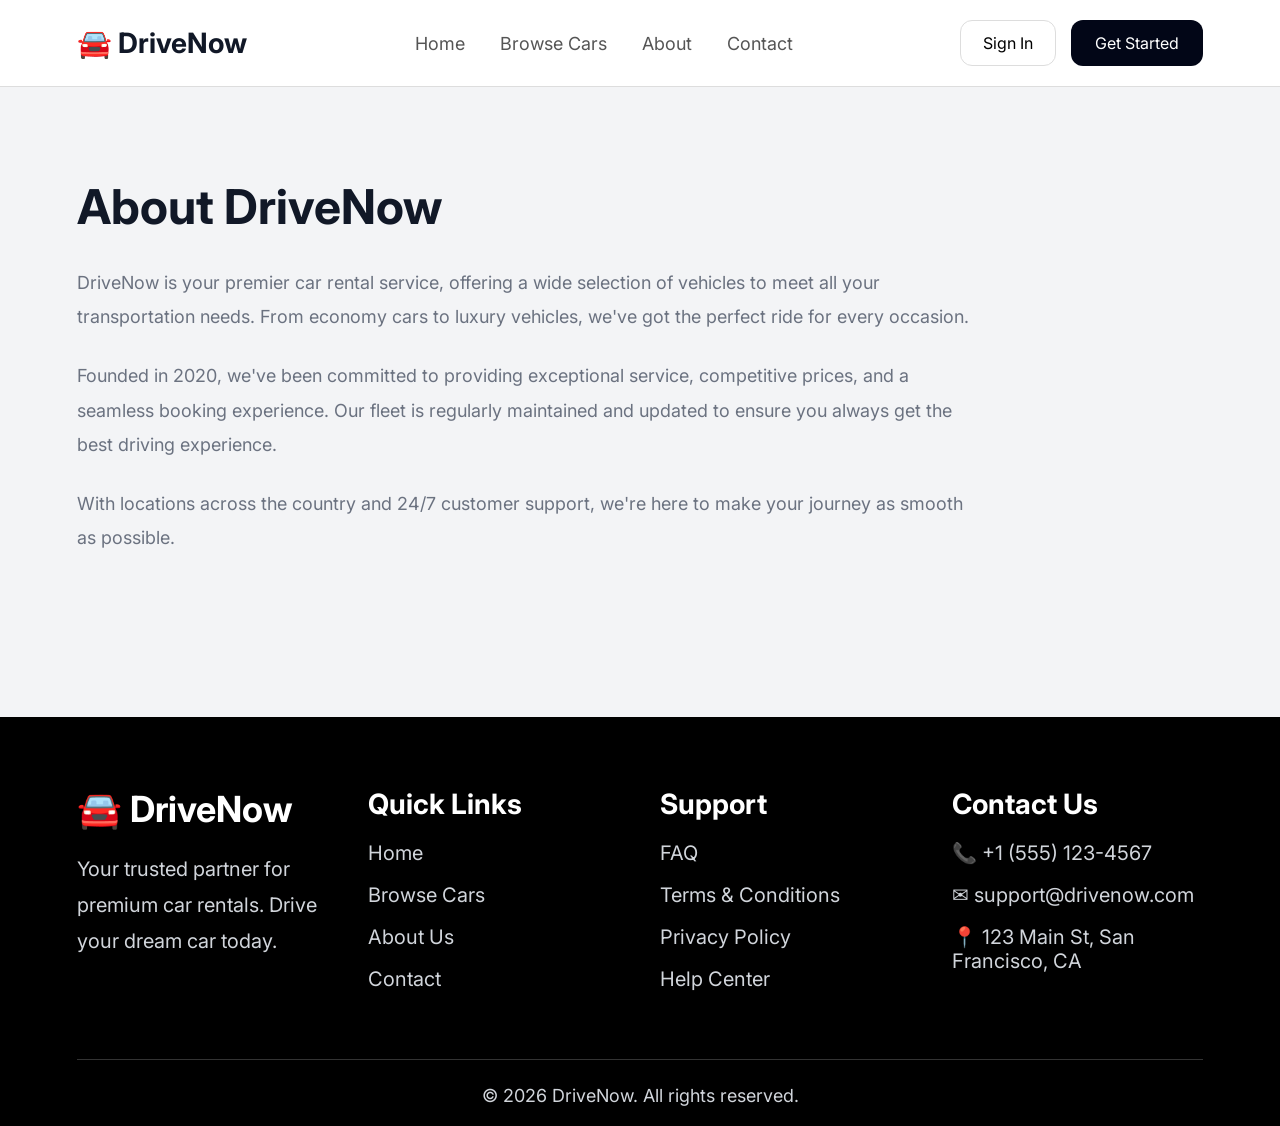
<file: about.html>
<!DOCTYPE html>
<html lang="en">

<head>
  <meta charset="UTF-8">
  <meta name="viewport" content="width=device-width, initial-scale=1.0">

  <title>About DriveNow</title>

  <link rel="stylesheet" href="about.css">

  <link rel="preconnect" href="https://fonts.googleapis.com">
  <link rel="preconnect" href="https://fonts.gstatic.com" crossorigin>

  <link href="https://fonts.googleapis.com/css2?family=Inter:wght@300;400;500;600;700&display=swap"
    rel="stylesheet">
</head>

<body>

  <!-- NAVBAR -->

  <header class="navbar">

    <div class="logo">
      🚘 DriveNow
    </div>

    <nav>
      <ul class="nav-links">

        <li><a href="index.html">Home</a></li>

        <li><a href="browsecars.html">Browse Cars</a></li>

        <li><a href="about.html">About</a></li>

        <li><a href="contact.html">Contact</a></li>

      </ul>
    </nav>

    <div class="nav-buttons">

      <a href="signin.html">
        <button class="light-btn">
          Sign In
        </button>
      </a>

      <button class="dark-btn">
        Get Started
      </button>

    </div>

  </header>


  <!-- ABOUT SECTION -->

  <section class="about-section">

    <div class="about-content">

      <h1>
        About DriveNow
      </h1>

      <p>
        DriveNow is your premier car rental service, offering a wide selection
        of vehicles to meet all your transportation needs. From economy cars
        to luxury vehicles, we've got the perfect ride for every occasion.
      </p>

      <p>
        Founded in 2020, we've been committed to providing exceptional service,
        competitive prices, and a seamless booking experience. Our fleet is
        regularly maintained and updated to ensure you always get the best
        driving experience.
      </p>

      <p>
        With locations across the country and 24/7 customer support, we're here
        to make your journey as smooth as possible.
      </p>

    </div>

  </section>


  <!-- FOOTER -->

  <footer class="footer">

    <div class="footer-container">

      <div class="footer-box">

        <h2 class="footer-logo">
          🚘 DriveNow
        </h2>

        <p>
          Your trusted partner for premium car rentals.
          Drive your dream car today.
        </p>

      </div>


      <div class="footer-box">

        <h3>
          Quick Links
        </h3>

        <ul>

          <li><a href="index.html">Home</a></li>

          <li><a href="browsecars.html">Browse Cars</a></li>

          <li><a href="about.html">About Us</a></li>

          <li><a href="contact.html">Contact</a></li>

        </ul>

      </div>


      <div class="footer-box">

        <h3>
          Support
        </h3>

        <ul>

          <li><a href="#">FAQ</a></li>

          <li><a href="#">Terms & Conditions</a></li>

          <li><a href="#">Privacy Policy</a></li>

          <li><a href="#">Help Center</a></li>

        </ul>

      </div>


      <div class="footer-box">

        <h3>
          Contact Us
        </h3>

        <ul>

          <li>📞 +1 (555) 123-4567</li>

          <li>✉ support@drivenow.com</li>

          <li>📍 123 Main St, San Francisco, CA</li>

        </ul>

      </div>

    </div>


    <div class="footer-bottom">

      <p>
        © 2026 DriveNow. All rights reserved.
      </p>

    </div>

  </footer>

</body>

</html>
</file>
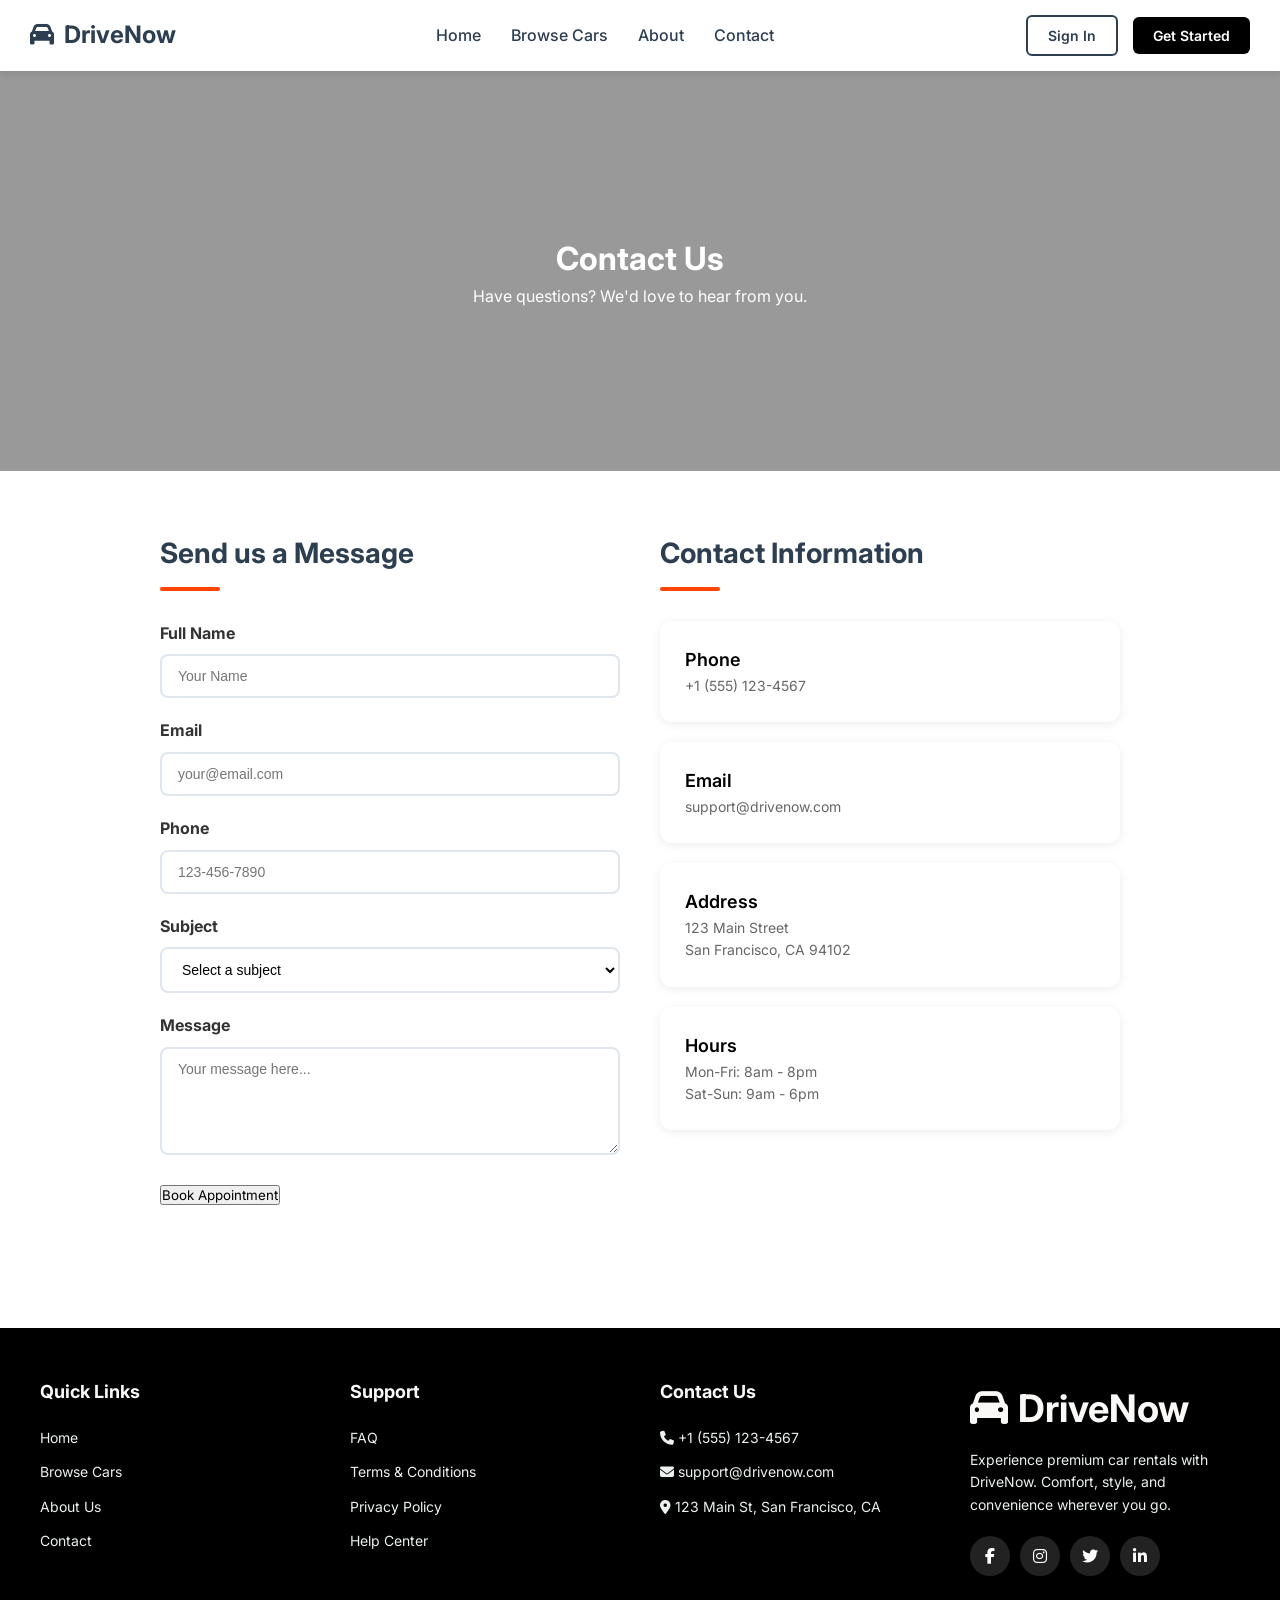
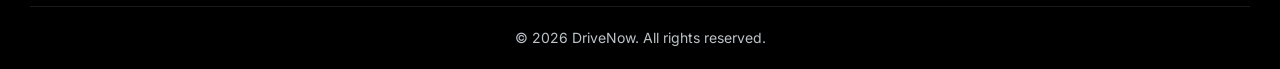
<file: contact.html>
<!DOCTYPE html>
<html lang="en">
<head>
    <meta charset="UTF-8">
    <meta name="viewport" content="width=device-width, initial-scale=1.0">
    <title>Contact Us - DriveNow</title>
    <link rel="stylesheet" href="https://cdnjs.cloudflare.com/ajax/libs/font-awesome/6.5.0/css/all.min.css">
    <link rel="stylesheet" href="contact.css">
     <link rel="preconnect" href="https://fonts.googleapis.com">
  <link rel="preconnect" href="https://fonts.gstatic.com" crossorigin>

  <link href="https://fonts.googleapis.com/css2?family=Inter:wght@300;400;500;600;700&display=swap" rel="stylesheet">
</head>
</head>
<body>

<!-- NAVBAR -->

  <header class="navbar">

    <div class="logo">
     <i class="fa-solid fa-car"></i>DriveNow
    </div>

    <nav>

      <ul class="nav-links">

        <li><a href="./index.html">Home</a></li>

        <li><a href="./browsecars.html">Browse Cars</a></li>

        <li><a href="./about.html">About</a></li>

        <li><a href="contact.html">Contact</a></li>

      </ul>

    </nav>

    <div class="nav-buttons">

      <button class="sign-btn">
        Sign In
      </button>

      <button class="get-started-btn">
        Get Started
      </button>

    </div>

    <div class="menu-toggle" id="menuToggle">
      ☰
    </div>

  </header>

    <!-- Hero Section -->
    <div class="hero">
      <div class="hero-content">
        <h1>Contact Us</h1>
        <p>Have questions? We'd love to hear from you.</p>
     </div>
   </div>

    <!-- Main Content -->
    <div class="container">
        <div class="content-wrapper">
            <!-- Contact Form -->
            <div class="form-section">
                <h2>Send us a Message</h2>
                <form id="contactForm">
                    <div class="form-group">
                        <label for="name">Full Name</label>
                        <input type="text" id="name" name="name" placeholder="Your Name" required>
                    </div>

                    <div class="form-group">
                        <label for="email">Email</label>
                        <input type="email" id="email" name="email" placeholder="your@email.com" required>
                    </div>

                    <div class="form-group">
                        <label for="phone">Phone</label>
                        <input type="tel" id="phone" name="phone" placeholder="123-456-7890">
                    </div>

                    <div class="form-group">
                        <label for="subject">Subject</label>
                        <select id="subject" name="subject" required>
                            <option value="">Select a subject</option>
                            <option value="general">General Question</option>
                            <option value="rental">Rental Question</option>
                            <option value="support">Technical Support</option>
                            <option value="feedback">Feedback</option>
                        </select>
                    </div>

                    <div class="form-group">
                        <label for="message">Message</label>
                        <textarea id="message" name="message" placeholder="Your message here..." rows="5" required></textarea>
                    </div>

                    <button onclick="book()">Book Appointment</button>
                     <p id="status"></p>
                      </section>
                </form>
            </div>

            <!-- Contact Information -->
            <div class="info-section">
                <h2>Contact Information</h2>
                
                <div class="info-box">
                    <h3>Phone</h3>
                    <p>+1 (555) 123-4567</p>
                </div>

                <div class="info-box">
                    <h3>Email</h3>
                    <p>support@drivenow.com</p>
                </div>

                <div class="info-box">
                    <h3>Address</h3>
                    <p>123 Main Street<br>San Francisco, CA 94102</p>
                </div>

                <div class="info-box">
                    <h3>Hours</h3>
                    <p>Mon-Fri: 8am - 8pm<br>Sat-Sun: 9am - 6pm</p>
                </div>
            </div>
        </div>
    </div>

      <!-- FOOTER -->

  <footer class="footer">

    <div class="footer-container">

      <div class="footer-section">

        <h3>
          Quick Links
        </h3>

        <ul>

          <li><a href="#">Home</a></li>

          <li><a href="#">Browse Cars</a></li>

          <li><a href="#">About Us</a></li>

          <li><a href="Contact.html">Contact</a></li>

        </ul>

      </div>


      <div class="footer-section">

        <h3>
          Support
        </h3>

        <ul>

          <li><a href="#">FAQ</a></li>

          <li><a href="#">Terms & Conditions</a></li>

          <li><a href="#">Privacy Policy</a></li>

          <li><a href="#">Help Center</a></li>

        </ul>

      </div>


      <div class="footer-section">

        <h3>
          Contact Us
        </h3>

        <ul>
          <li><i class="fa-solid fa-phone"></i> +1 (555) 123-4567</li>

          <li><i class="fa-solid fa-envelope"></i> support@drivenow.com</li>

          <li><i class="fa-solid fa-location-dot"></i> 123 Main St, San Francisco, CA</li>
       </ul>

      </div>

    <div class="footer-section">

       <h2 class="footer-logo"><i class="fa-solid fa-car"></i>DriveNow</h2>

       <p class="footer-desc">
        Experience premium car rentals with DriveNow. Comfort, style, and convenience wherever you go.
       </p>

      <div class="social-icons">
        <a href="#"><i class="fa-brands fa-facebook-f"></i></a>
        <a href="#"><i class="fa-brands fa-instagram"></i></a>
        <a href="#"><i class="fa-brands fa-twitter"></i></a>
        <a href="#"><i class="fa-brands fa-linkedin-in"></i></a>
    </div>

   </div>

    </div>



    <div class="footer-bottom">

      <p>
        © 2026 DriveNow. All rights reserved.
      </p>

    </div>

  </footer>

    <script src="contact.js"></script>
</body>
</file>
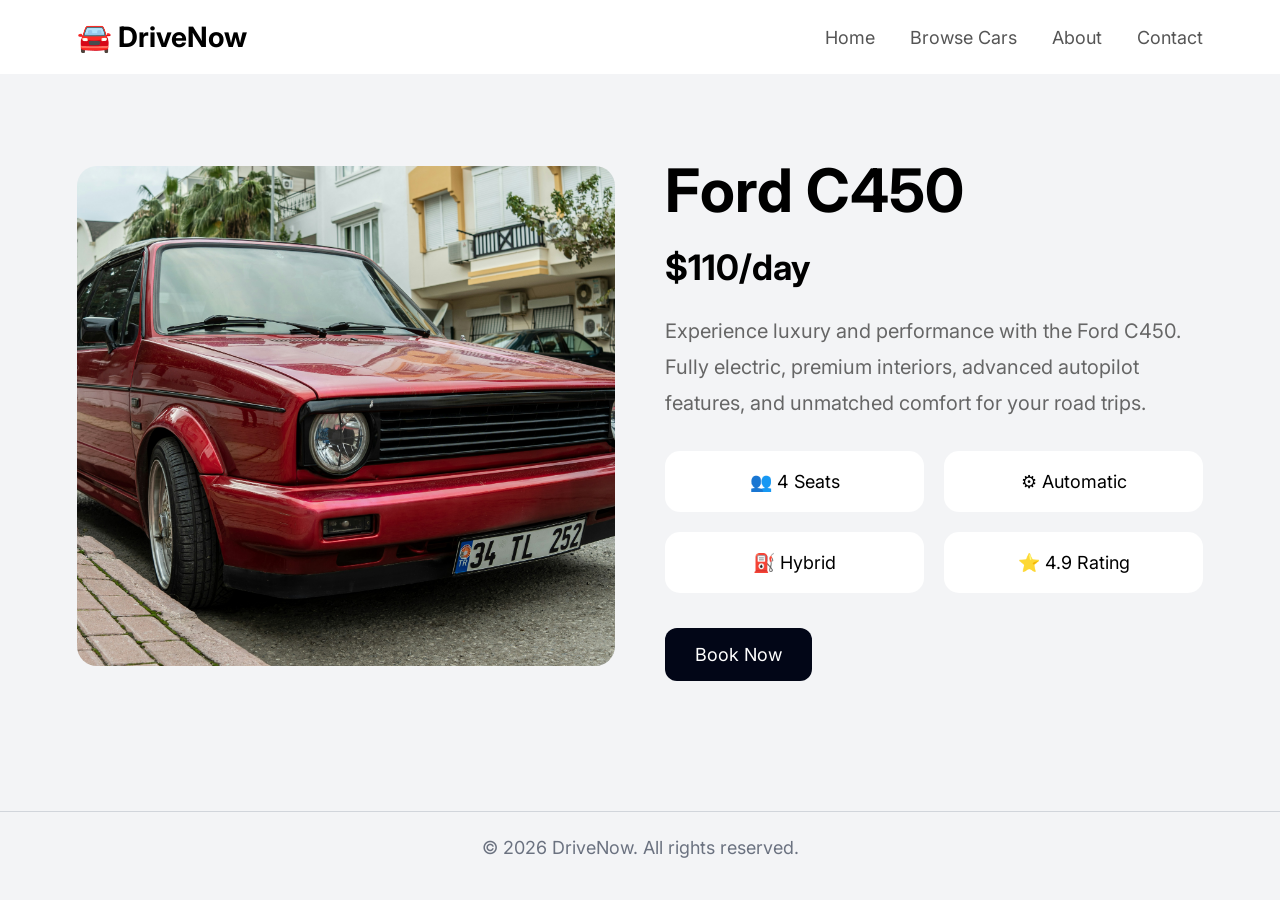
<file: details.html>
<!DOCTYPE html>
<html lang="en">

<head>
  <meta charset="UTF-8">
  <meta name="viewport" content="width=device-width, initial-scale=1.0">

  <title>Car Details</title>

  <link rel="stylesheet" href="details.css">

  <link rel="preconnect" href="https://fonts.googleapis.com">
  <link rel="preconnect" href="https://fonts.gstatic.com" crossorigin>

  <link href="https://fonts.googleapis.com/css2?family=Inter:wght@300;400;500;600;700&display=swap"
    rel="stylesheet">
</head>

<body>


  <!-- NAVBAR -->

  <header class="navbar">

    <div class="logo">
      🚘 DriveNow
    </div>

    <nav>

      <ul class="nav-links">

        <li><a href="index.html">Home</a></li>

        <li><a href="browsecars.html">Browse Cars</a></li>

        <li><a href="about.html">About</a></li>

        <li><a href="contact.html">Contact</a></li>

      </ul>

    </nav>

  </header>



  <!-- DETAILS -->

  <section class="details-section">

    <div class="details-image">

      <img
        src="./images/Car1.jpg">

    </div>


    <div class="details-content">

      <h1>
        Ford C450
      </h1>

      <p class="price">
        $110/day
      </p>

      <p class="desc">
        Experience luxury and performance with the Ford C450.
        Fully electric, premium interiors, advanced autopilot features,
        and unmatched comfort for your road trips.
      </p>


      <div class="details-grid">

        <div class="detail-box">
          👥 4 Seats
        </div>

        <div class="detail-box">
          ⚙ Automatic
        </div>

        <div class="detail-box">
          ⛽ Hybrid
        </div>

        <div class="detail-box">
          ⭐ 4.9 Rating
        </div>

      </div>
      
     



      <a href="booking.html">

        <button class="book-btn">
          Book Now
        </button>

      </a>

       

    </div>

  </section>

  <div class="footer-bottom">

      <p>
        © 2026 DriveNow. All rights reserved.
      </p>

</body>

</html>
</file>
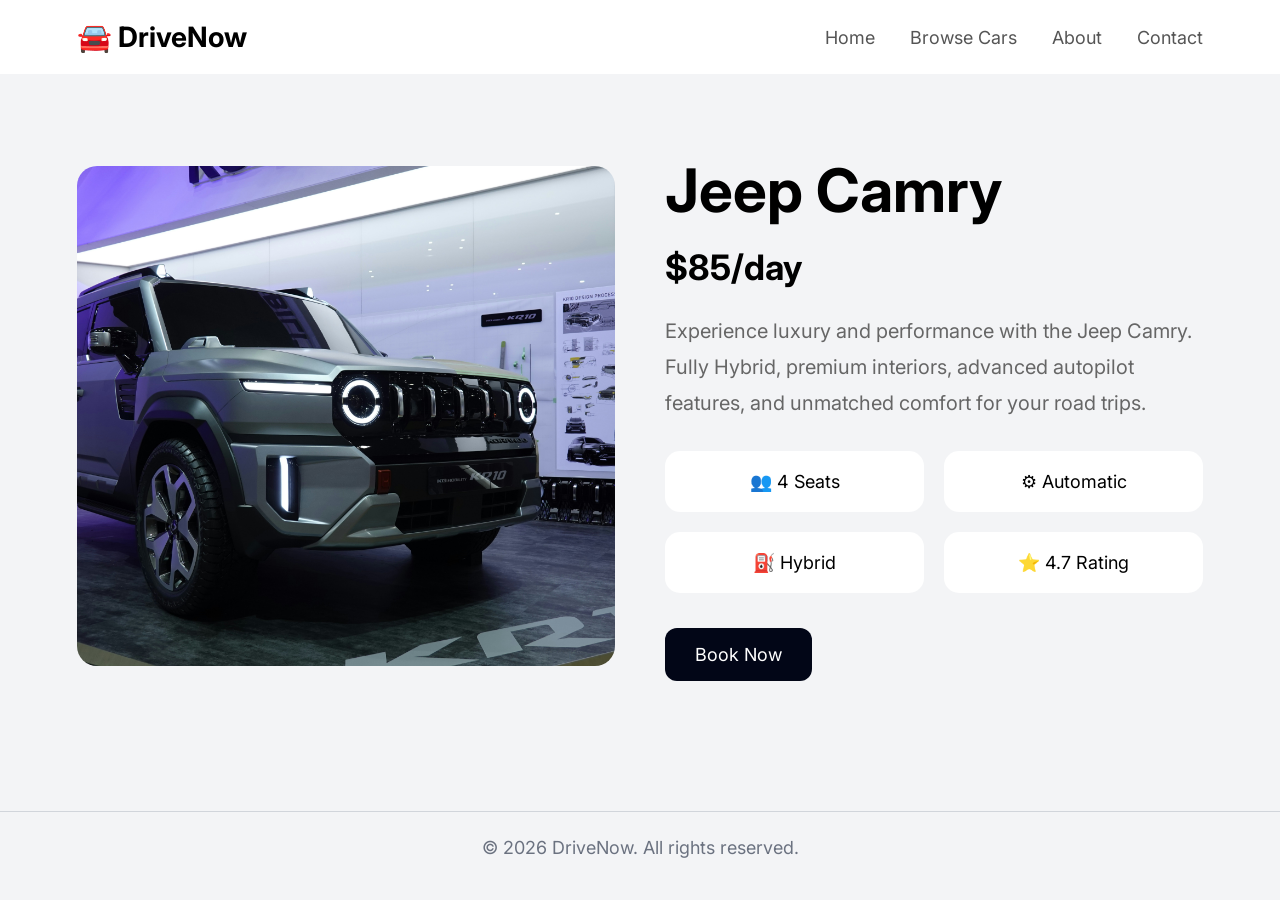
<file: details2.html>
<!DOCTYPE html>
<html lang="en">

<head>
  <meta charset="UTF-8">
  <meta name="viewport" content="width=device-width, initial-scale=1.0">

  <title>Car Details</title>

  <link rel="stylesheet" href="details.css">

  <link rel="preconnect" href="https://fonts.googleapis.com">
  <link rel="preconnect" href="https://fonts.gstatic.com" crossorigin>

  <link href="https://fonts.googleapis.com/css2?family=Inter:wght@300;400;500;600;700&display=swap"
    rel="stylesheet">
</head>

<body>


  <!-- NAVBAR -->

  <header class="navbar">

    <div class="logo">
      🚘 DriveNow
    </div>

    <nav>

      <ul class="nav-links">

        <li><a href="index.html">Home</a></li>

        <li><a href="browsecars.html">Browse Cars</a></li>

        <li><a href="about.html">About</a></li>

        <li><a href="contact.html">Contact</a></li>

      </ul>

    </nav>

  </header>



  <!-- DETAILS -->

  <section class="details-section">

    <div class="details-image">

      <img
        src="./images/Car2.jpg">

    </div>


    <div class="details-content">

      <h1>
        Jeep Camry

      </h1>

      <p class="price">
        $85/day
      </p>

      <p class="desc">
        Experience luxury and performance with the Jeep Camry.
        Fully Hybrid, premium interiors, advanced autopilot features,
        and unmatched comfort for your road trips.
      </p>


      <div class="details-grid">

        <div class="detail-box">
          👥 4 Seats
        </div>

        <div class="detail-box">
          ⚙ Automatic
        </div>

        <div class="detail-box">
          ⛽ Hybrid
        </div>

        <div class="detail-box">
          ⭐ 4.7 Rating
        </div>

      </div>
      
     



      <a href="booking.html">

        <button class="book-btn">
          Book Now
        </button>

      </a>

       

    </div>

  </section>

  <div class="footer-bottom">

      <p>
        © 2026 DriveNow. All rights reserved.
      </p>

</body>

</html>
</file>
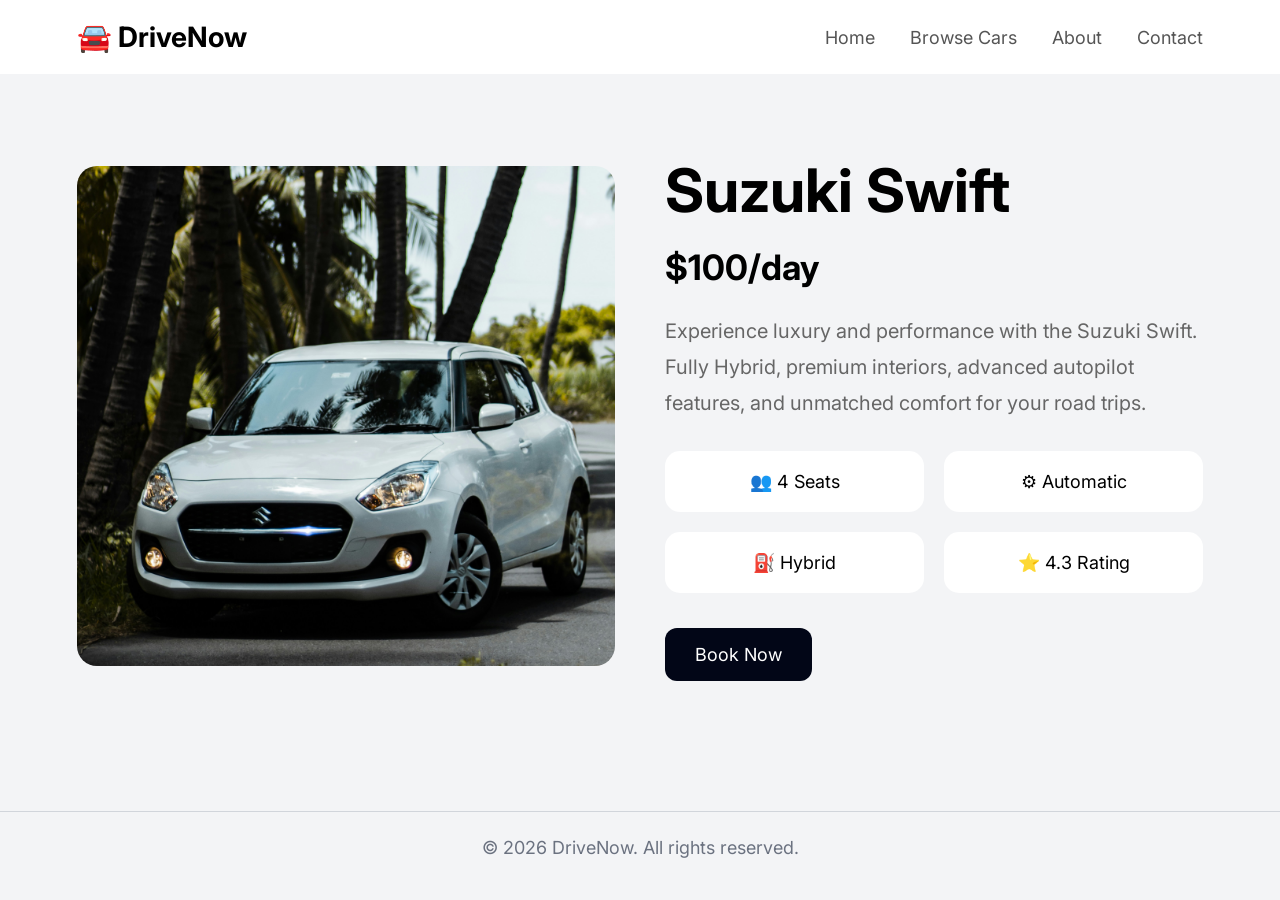
<file: details3.html>
<!DOCTYPE html>
<html lang="en">

<head>
  <meta charset="UTF-8">
  <meta name="viewport" content="width=device-width, initial-scale=1.0">

  <title>Car Details</title>

  <link rel="stylesheet" href="details.css">

  <link rel="preconnect" href="https://fonts.googleapis.com">
  <link rel="preconnect" href="https://fonts.gstatic.com" crossorigin>

  <link href="https://fonts.googleapis.com/css2?family=Inter:wght@300;400;500;600;700&display=swap"
    rel="stylesheet">
</head>

<body>


  <!-- NAVBAR -->

  <header class="navbar">

    <div class="logo">
      🚘 DriveNow
    </div>

    <nav>

      <ul class="nav-links">

        <li><a href="index.html">Home</a></li>

        <li><a href="browsecars.html">Browse Cars</a></li>

        <li><a href="about.html">About</a></li>

        <li><a href="contact.html">Contact</a></li>

      </ul>

    </nav>

  </header>



  <!-- DETAILS -->

  <section class="details-section">

    <div class="details-image">

      <img
        src="./images/Car3.jpg">

    </div>


    <div class="details-content">

      <h1>
        Suzuki Swift
      </h1>

      <p class="price">
        $100/day
      </p>

      <p class="desc">
        Experience luxury and performance with the Suzuki Swift.
        Fully Hybrid, premium interiors, advanced autopilot features,
        and unmatched comfort for your road trips.
      </p>


      <div class="details-grid">

        <div class="detail-box">
          👥 4 Seats
        </div>

        <div class="detail-box">
          ⚙ Automatic
        </div>

        <div class="detail-box">
          ⛽ Hybrid
        </div>

        <div class="detail-box">
          ⭐ 4.3 Rating
        </div>

      </div>
      
     



      <a href="booking.html">

        <button class="book-btn">
          Book Now
        </button>

      </a>

       

    </div>

  </section>

  <div class="footer-bottom">

      <p>
        © 2026 DriveNow. All rights reserved.
      </p>

</body>

</html>
</file>
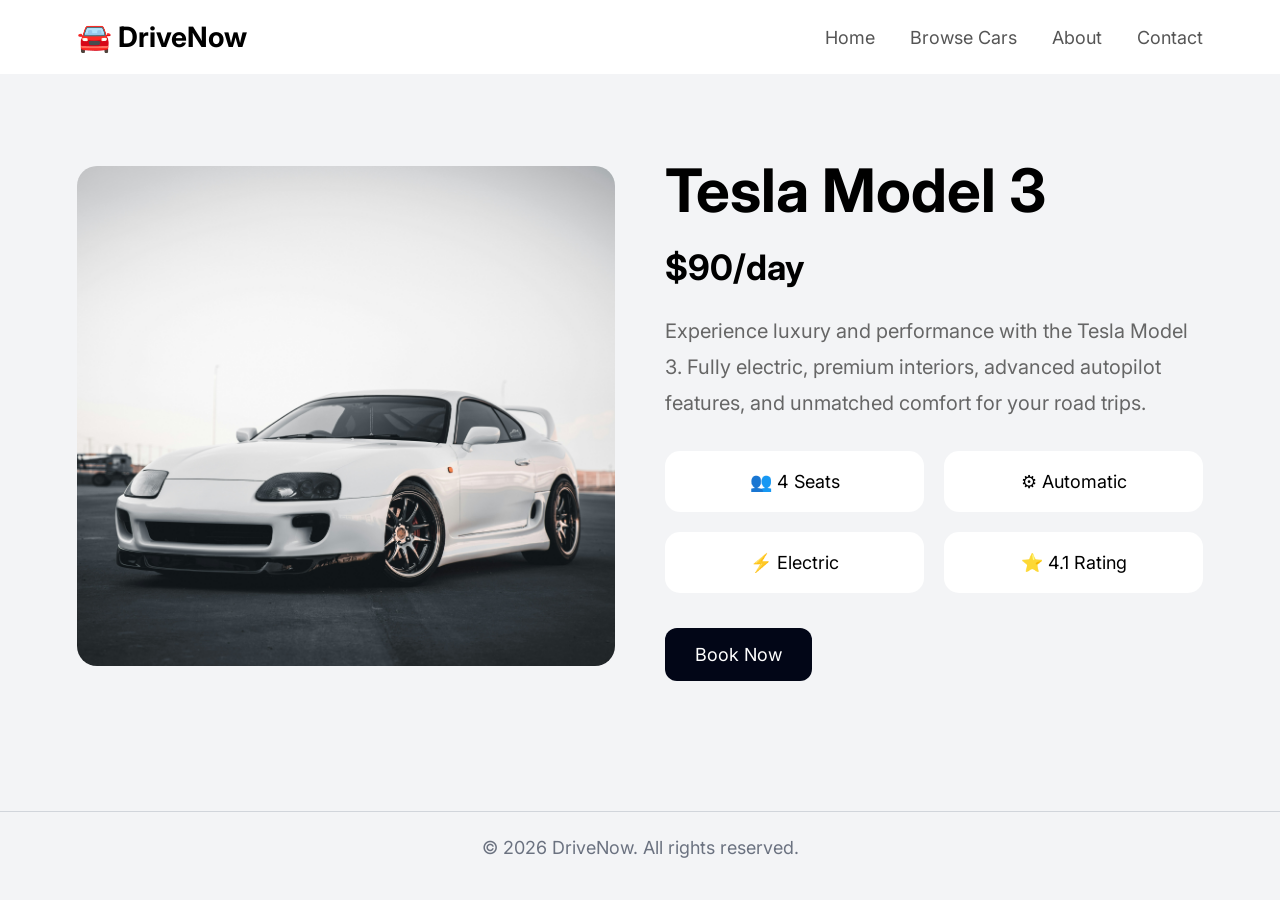
<file: details4.html>
<!DOCTYPE html>
<html lang="en">

<head>
  <meta charset="UTF-8">
  <meta name="viewport" content="width=device-width, initial-scale=1.0">

  <title>Car Details</title>

  <link rel="stylesheet" href="details.css">

  <link rel="preconnect" href="https://fonts.googleapis.com">
  <link rel="preconnect" href="https://fonts.gstatic.com" crossorigin>

  <link href="https://fonts.googleapis.com/css2?family=Inter:wght@300;400;500;600;700&display=swap"
    rel="stylesheet">
</head>

<body>


  <!-- NAVBAR -->

  <header class="navbar">

    <div class="logo">
      🚘 DriveNow
    </div>

    <nav>

      <ul class="nav-links">

        <li><a href="index.html">Home</a></li>

        <li><a href="browsecars.html">Browse Cars</a></li>

        <li><a href="about.html">About</a></li>

        <li><a href="contact.html">Contact</a></li>

      </ul>

    </nav>

  </header>



  <!-- DETAILS -->

  <section class="details-section">

    <div class="details-image">

      <img
        src="./images/Car4.jpg">

    </div>


    <div class="details-content">

      <h1>
        Tesla Model 3
      </h1>

      <p class="price">
        $90/day
      </p>

      <p class="desc">
        Experience luxury and performance with the Tesla Model 3.
        Fully electric, premium interiors, advanced autopilot features,
        and unmatched comfort for your road trips.
      </p>


      <div class="details-grid">

        <div class="detail-box">
          👥 4 Seats
        </div>

        <div class="detail-box">
          ⚙ Automatic
        </div>

        <div class="detail-box">
          ⚡ Electric
        </div>

        <div class="detail-box">
          ⭐ 4.1 Rating
        </div>

      </div>
      
     



      <a href="booking.html">

        <button class="book-btn">
          Book Now
        </button>

      </a>

       

    </div>

  </section>

  <div class="footer-bottom">

      <p>
        © 2026 DriveNow. All rights reserved.
      </p>

</body>

</html>
</file>
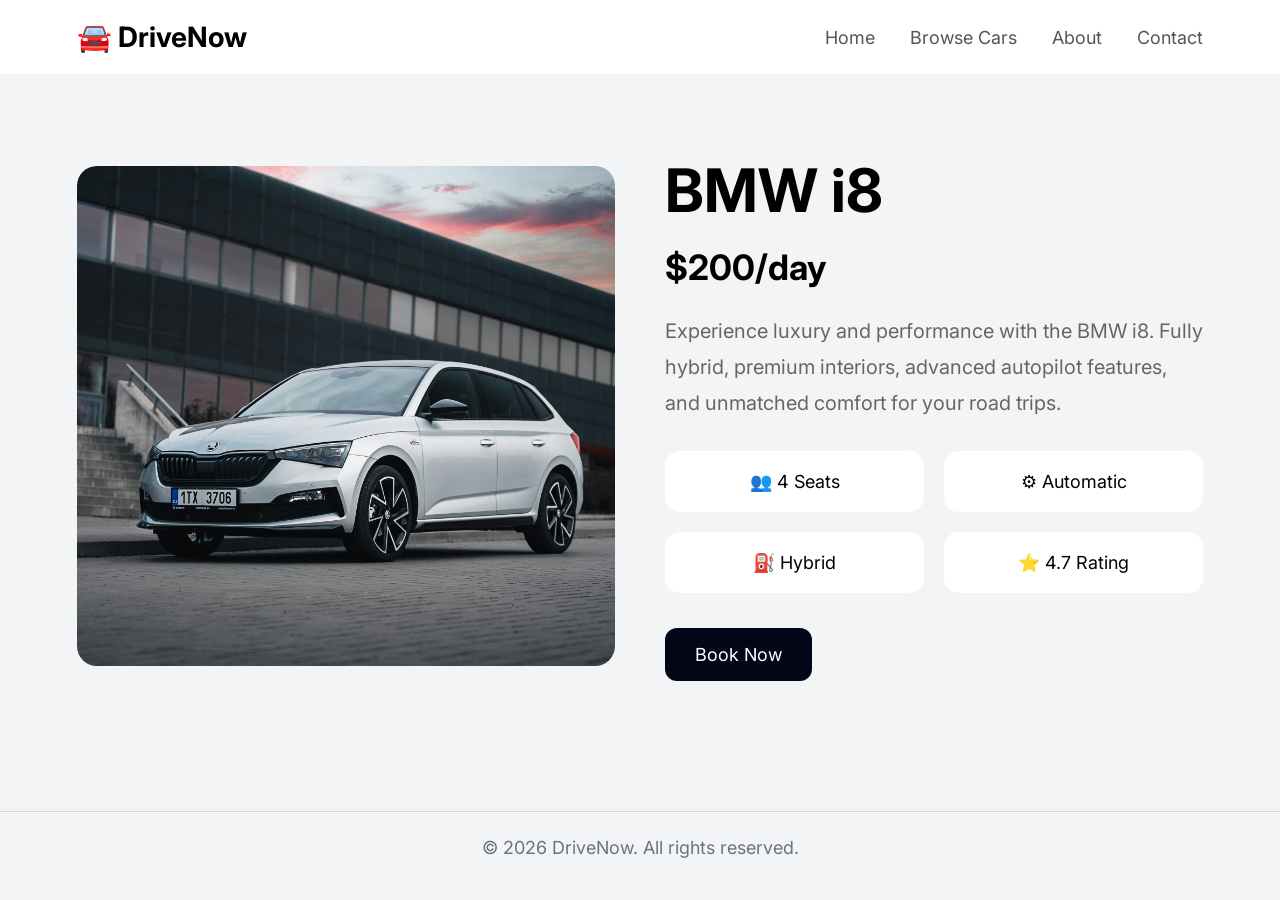
<file: details5.html>
<!DOCTYPE html>
<html lang="en">

<head>
  <meta charset="UTF-8">
  <meta name="viewport" content="width=device-width, initial-scale=1.0">

  <title>Car Details</title>

  <link rel="stylesheet" href="details.css">

  <link rel="preconnect" href="https://fonts.googleapis.com">
  <link rel="preconnect" href="https://fonts.gstatic.com" crossorigin>

  <link href="https://fonts.googleapis.com/css2?family=Inter:wght@300;400;500;600;700&display=swap"
    rel="stylesheet">
</head>

<body>


  <!-- NAVBAR -->

  <header class="navbar">

    <div class="logo">
      🚘 DriveNow
    </div>

    <nav>

      <ul class="nav-links">

        <li><a href="index.html">Home</a></li>

        <li><a href="browsecars.html">Browse Cars</a></li>

        <li><a href="about.html">About</a></li>

        <li><a href="contact.html">Contact</a></li>

      </ul>

    </nav>

  </header>



  <!-- DETAILS -->

  <section class="details-section">

    <div class="details-image">

      <img
        src="./images/Car5.jpg">

    </div>


    <div class="details-content">

      <h1>
        BMW i8
      </h1>

      <p class="price">
        $200/day
      </p>

      <p class="desc">
        Experience luxury and performance with the BMW i8.
        Fully hybrid, premium interiors, advanced autopilot features,
        and unmatched comfort for your road trips.
      </p>


      <div class="details-grid">

        <div class="detail-box">
          👥 4 Seats
        </div>

        <div class="detail-box">
          ⚙ Automatic
        </div>

        <div class="detail-box">
          ⛽ Hybrid
        </div>

        <div class="detail-box">
          ⭐ 4.7 Rating
        </div>

      </div>
      
     



      <a href="booking.html">

        <button class="book-btn">
          Book Now
        </button>

      </a>

       

    </div>

  </section>

  <div class="footer-bottom">

      <p>
        © 2026 DriveNow. All rights reserved.
      </p>

</body>

</html>
</file>
<file: about.css>
*{
  margin:0;
  padding:0;
  box-sizing:border-box;
  font-family:'Inter',sans-serif;
}

body{
  background:#f3f4f6;
  color:#111827;
}

/* NAVBAR */

.navbar{
  width:100%;
  padding:20px 6%;
  background:#fff;
  display:flex;
  justify-content:space-between;
  align-items:center;
  border-bottom:1px solid #ddd;
}

.logo{
  font-size:28px;
  font-weight:700;
}

.nav-links{
  display:flex;
  gap:35px;
  list-style:none;
}

.nav-links a{
  text-decoration:none;
  color:#555;
  font-size:18px;
  transition:0.3s;
}

.nav-links a:hover{
  color:#111827;
}

.nav-buttons{
  display:flex;
  gap:15px;
}

.light-btn{
  padding:12px 22px;
  border:1px solid #ddd;
  background:#fff;
  border-radius:12px;
  cursor:pointer;
  font-size:16px;
}

.dark-btn{
  padding:12px 24px;
  border:none;
  background:#020617;
  color:#fff;
  border-radius:12px;
  cursor:pointer;
  font-size:16px;
}

/* ABOUT */

.about-section{
  padding:90px 6%;
  min-height:70vh;
}

.about-content{
  max-width:900px;
}

.about-content h1{
  font-size:48px;
  margin-bottom:30px;
}

.about-content p{
  font-size:18px;
  line-height:1.9;
  color:#6b7280;
  margin-bottom:25px;
}

/* FOOTER */

.footer{
  background:#000;
  color:#fff;
  padding:70px 6% 20px;
}

.footer-container{
  display:grid;
  grid-template-columns:repeat(auto-fit,minmax(220px,1fr));
  gap:40px;
}

.footer-logo{
  font-size:36px;
  margin-bottom:20px;
}

.footer-box h3{
  margin-bottom:20px;
  font-size:28px;
  color:#fff;
}

.footer-box p{
  color:#d1d5db;
  line-height:1.8;
  font-size:20px;
}

.footer-box ul{
  list-style:none;
}

.footer-box ul li{
  margin-bottom:18px;
  color:#d1d5db;
  font-size:20px;
}

.footer-box ul li a{
  text-decoration:none;
  color:#d1d5db;
  transition:0.3s;
}

.footer-box ul li a:hover{
  color:#fff;
}

.footer-bottom{
  border-top:1px solid #333;
  margin-top:50px;
  padding-top:25px;
  text-align:center;
}

.footer-bottom p{
  color:#d1d5db;
  font-size:18px;
}

/* RESPONSIVE */

@media(max-width:900px){

  .nav-links,
  .nav-buttons{
    display:none;
  }

  .about-content h1{
    font-size:38px;
  }

  .about-content p{
    font-size:16px;
  }

  .footer-box h3{
    font-size:22px;
  }

  .footer-box p,
  .footer-box ul li{
    font-size:16px;
  }

}
</file>
<file: contact.css>
* {
    margin: 0;
    padding: 0;
    box-sizing: border-box;
    font-family:'Inter',sans-serif;
}

body {
    
    line-height: 1.6;
    color: #2c3e50;
    background: white;
    min-height: 100vh;
}

/* NAVBAR STYLES */
.navbar {
    display: flex;
    justify-content: space-between;
    align-items: center;
    padding: 15px 30px;
    background-color: white;
    box-shadow: 0 2px 8px rgba(0, 0, 0, 0.1);
    position: sticky;
    top: 0;
    z-index: 1000;
}

.navbar .logo {
    font-size: 24px;
    font-weight: 700;
    color: #2c3e50;
    min-width: 120px;
    margin-right: 8px;
}

.navbar .logo i {
    margin-right: 10px; 
}

.navbar nav {
    flex: 1;
    display: flex;
    justify-content: center;   
}

.navbar .nav-links {
    display: flex;
    list-style: none;
    gap: 30px;
    margin: 0;
    padding: 0;
}

.navbar .nav-links li {
    list-style: none;
}

.navbar .nav-links a {
    text-decoration: none;
    color: #2c3e50;
    font-weight: 500;
    transition: color 0.3s ease;
    display: block;
}

.navbar .nav-links a:hover {
    color: #FF4500;
}

.navbar .nav-buttons {
    display: flex;
    gap: 15px;
    align-items: center;
}

.sign-btn,
.get-started-btn {
    padding: 10px 20px;
    border: none;
    border-radius: 6px;
    cursor: pointer;
    font-weight: 600;
    font-size: 14px;
    transition: all 0.3s ease;
    white-space: nowrap;
}

.sign-btn {
    background-color: transparent;
    color: #2c3e50;
    border: 2px solid #2c3e50;
}

.sign-btn:hover {
    background-color: #f0f0f0;
}

.get-started-btn {
    background-color: black;
    color: white;
}

.get-started-btn:hover {
    background-color: #333;
}

.menu-toggle {
    display: none;
    background: none;
    border: none;
    font-size: 28px;
    cursor: pointer;
    color: #2c3e50;
    padding: 5px 10px;
    width: auto;
    height: auto;
}

/* Hero section */

.container {
    max-width: 1000px;
    margin: 0 auto;
    padding: 60px 20px;
}

.hero {
    position: relative;
    height: 400px;
    display: flex;
    justify-content: center;
    align-items: center;
    text-align: center;
    color: white;
    background-image: url('https://images.unsplash.com/photo-1492144534655-ae79c964c9d7');
    background-size: cover;
    background-position: center;
    background-attachment: fixed;
    overflow: hidden;
}

.hero::before {
    content: '';
    position: absolute;
    inset: 0;
    background: rgba(0,0,0,0.4);
}

.hero-content {
    position: relative;
    z-index: 2;
}

.content-wrapper {
    display: grid;
    grid-template-columns: 1fr 1fr;
    gap: 40px;
}

.form-section h2,
.info-section h2 {
    font-size: 28px;
    margin-bottom: 30px;
    color: #2c3e50;
    font-weight: 700;
    position: relative;
    padding-bottom: 15px;
}

.form-section h2::after,
.info-section h2::after {
    content: '';
    position: absolute;
    bottom: 0;
    left: 0;
    width: 60px;
    height: 4px;
    background: #FF4500;
    border-radius: 2px;
}

.form-group {
    margin-bottom: 20px;
}

.form-group label {
    display: block;
    margin-bottom: 8px;
    font-weight: bold;
    color: #333;
}

.form-group input,
.form-group select,
.form-group textarea {
    width: 100%;
    padding: 12px 16px;
    border: 2px solid #e0e6ed;
    border-radius: 8px;
    font-family: 'Segoe UI', Tahoma, Geneva, Verdana, sans-serif;
    font-size: 14px;
    background-color: #fff;
    transition: all 0.3s ease;
}

.form-group input:focus,
.form-group select:focus,
.form-group textarea:focus {
    outline: none;
    border-color: black;
    background-color: #f8faff;
}

.btn-submit {
    width: 100%;
    padding: 14px 20px;
    background: black;
    color: white;
    border: none;
    border-radius: 8px;
    font-size: 16px;
    font-weight: 600;
    cursor: pointer;
    text-transform: uppercase;
    letter-spacing: 0.5px;
}

.btn-submit:hover {
    box-shadow: 0 8px 25px rgba(51, 55, 72, 0.6);
}

#message-response {
    margin-top: 15px;
    text-align: center;
    font-weight: bold;
    min-height: 20px;
}

#message-response.success {
    color: #27ae60;
    font-weight: 600;
}

#message-response.error {
    color: #e74c3c;
    font-weight: 600;
}

/* Info Section */
.info-box {
    background-color: #fff;
    padding: 25px;
    margin-bottom: 20px;
    border: none;
    border-radius: 12px;
    box-shadow: 0 2px 10px rgba(0, 0, 0, 0.08);
}

.info-box h3 {
    font-size: 18px;
    color: black;
    font-weight: 600;
}

.info-box p {
    color: #666;
    font-size: 14px;
}

/* FOOTER STYLES */
.footer {
    background-color: black;
    color: white;
    padding: 50px 30px 20px;
    margin-top: 60px;
}

.footer-container {
    display: grid;
    grid-template-columns: repeat(4, 1fr); 
    gap: 40px;
    max-width: 1200px;
    margin: 0 auto 30px;
}

.footer-section {
    padding: 0;
}

.footer-section h3 {
    font-size: 18px;
    margin-bottom: 20px;
    color: #faf9f8;
    font-weight: 700;
}

.footer-section ul {
    list-style: none;
    margin: 0;
    padding: 0;
}

.footer-section ul li {
    margin-bottom: 12px;
    font-size: 14px;
    margin-right: 10px;
    color: #ecf0f1;
}

.footer-section a {
    color: #ecf0f1;
    text-decoration: none;
    transition: color 0.3s ease;
}

.footer-section a:hover {
    color: #faf9f8;
}

.footer-logo {
    font-size: 38px;
    font-weight: 700;
    color: #faf9f8;
    margin-bottom: 10px;
}

.footer-logo i {
    margin-right: 10px; 
}

.footer-desc {
    font-size: 14px;
    color: #ecf0f1;
    line-height: 1.6;
    margin-bottom: 20px;
}

/* Social icons */
.social-icons {
    display: flex;
    gap: 10px;
}

.social-icons a {
    width: 40px;
    height: 40px;
    background-color: #222;
    color: white;
    display: flex;
    align-items: center;
    justify-content: center;
    border-radius: 50%;   
    transition: 0.3s;
    text-decoration: none;
}

.social-icons a:hover {
    background-color: #FF6600;
    transform: scale(1.1);
}

.footer-bottom {
    text-align: center;
    border-top: 1px solid rgba(255, 255, 255, 0.1);
    padding-top: 20px;
    font-size: 14px;
    color: #bdc3c7;
}

/* Responsive Design */
@media (max-width: 768px) {
    .navbar {
        padding: 12px 20px;
    }

    .navbar .logo {
        font-size: 20px;
    }

    .navbar nav {
        margin: 0 15px;
    }

    .navbar .nav-links {
        gap: 20px;
    }

    .navbar .nav-links a {
        font-size: 14px;
    }

    .light-btn,
    .dark-btn {
        padding: 8px 15px;
        font-size: 12px;
    }

    .footer-container {
        grid-template-columns: repeat(2, 1fr);
        gap: 30px;
    }

    .hero h1 {
        font-size: 28px;
    }

    .content-wrapper {
        grid-template-columns: 1fr;
        gap: 30px;
    }

    .container {
        padding: 40px 20px;
    }
}

/* Mobile Design - 480px and below */
@media (max-width: 480px) {
    .navbar {
        padding: 12px 20px;
        display: flex;
        justify-content: space-between;
        align-items: center;
        position: relative;
    }

    .navbar .logo {
        font-size: 18px;
        margin-right: auto;
    }

    .navbar .nav-buttons {
        display: none;
    }

    .navbar nav {
        position: absolute;
        top: 100%;
        left: 0;
        right: 0;
        background-color: white;
        border-bottom: 1px solid #e0e6ed;
        box-shadow: 0 4px 10px rgba(0, 0, 0, 0.1);
        max-height: 0;
        overflow: hidden;
        transition: max-height 0.3s ease;
        z-index: 999;
    }

    .navbar nav.active {
        max-height: 400px;
    }

    .navbar .nav-links {
        flex-direction: column;
        gap: 0;
        background-color: white;
        border-top: none;
        padding: 0;
        margin: 0;
        list-style: none;
    }

    .navbar .nav-links li {
        border-bottom: 1px solid #f0f0f0;
        list-style: none;
        margin: 0;
    }

    .navbar .nav-links li:last-child {
        border-bottom: none;
    }

    .navbar .nav-links a {
        display: block;
        padding: 15px 20px;
        font-size: 15px;
        color: #2c3e50;
        text-decoration: none;
        transition: all 0.2s ease;
    }

    .navbar .nav-links a:hover {
        background-color: #f8f9fa;
        color: #FF4500;
        padding-left: 25px;
    }

    .menu-toggle {
        display: block;
        font-size: 24px;
        padding: 0;
    }

    .footer-container {
        grid-template-columns: 1fr;
        gap: 25px;
    }

    .footer-box h3 {
        font-size: 16px;
        margin-bottom: 15px;
    }

    .footer-box ul li {
        font-size: 13px;
        margin-bottom: 10px;
    }

    .footer-bottom {
        font-size: 12px;
    }

    .hero {
        padding: 40px 20px;
    }

    .hero h1 {
        font-size: 24px;
    }

    .hero p {
        font-size: 14px;
    }

    .form-section h2,
    .info-section h2 {
        font-size: 20px;
    }

    .container {
        padding: 30px 15px;
    }
}
</file>
<file: details.css>
*{
  margin:0;
  padding:0;
  box-sizing:border-box;
  font-family:'Inter',sans-serif;
}

body{
  background:#f3f4f6;
}

.navbar{
  background:#fff;
  padding:20px 6%;
  display:flex;
  justify-content:space-between;
  align-items:center;
}

.logo{
  font-size:28px;
  font-weight:700;
}

.nav-links{
  display:flex;
  gap:35px;
  list-style:none;
}

.nav-links a{
  text-decoration:none;
  color:#555;
  font-size:18px;
}

.details-section{
  padding:80px 6%;
  display:grid;
  grid-template-columns:1fr 1fr;
  gap:50px;
  align-items:center;
}

.details-image img{
  width:100%;
  border-radius:20px;
  height: 500px;
  object-fit:cover;
}

.details-content h1{
  font-size:60px;
  margin-bottom:20px;
}

.price{
  font-size:35px;
  font-weight:700;
  margin-bottom:25px;
}

.desc{
  color:#666;
  line-height:1.8;
  font-size:20px;
  margin-bottom:30px;
}

.details-grid{
  display:grid;
  grid-template-columns:repeat(2,1fr);
  gap:20px;
  margin-bottom:35px;
}

.detail-box{
  background:#fff;
  padding:20px;
  border-radius:15px;
  text-align:center;
  font-size:18px;
}

.book-btn{
  padding:16px 30px;
  border:none;
  background:#020617;
  color:#fff;
  border-radius:12px;
  cursor:pointer;
  font-size:18px;
}

.footer-bottom{
  border-top:1px solid #d1d5db;
  margin-top:50px;
  padding-top:25px;
  padding-bottom:25px;
  text-align:center;
}

.footer-bottom p{
  color:#6b7280;
  font-size:18px;
}

@media(max-width:900px){

  .nav-links{
    display:none;
  }

  .details-section{
    grid-template-columns:1fr;
  }

  .details-content h1{
    font-size:40px;
  }

  .desc{
    font-size:18px;
  }

}
</file>
